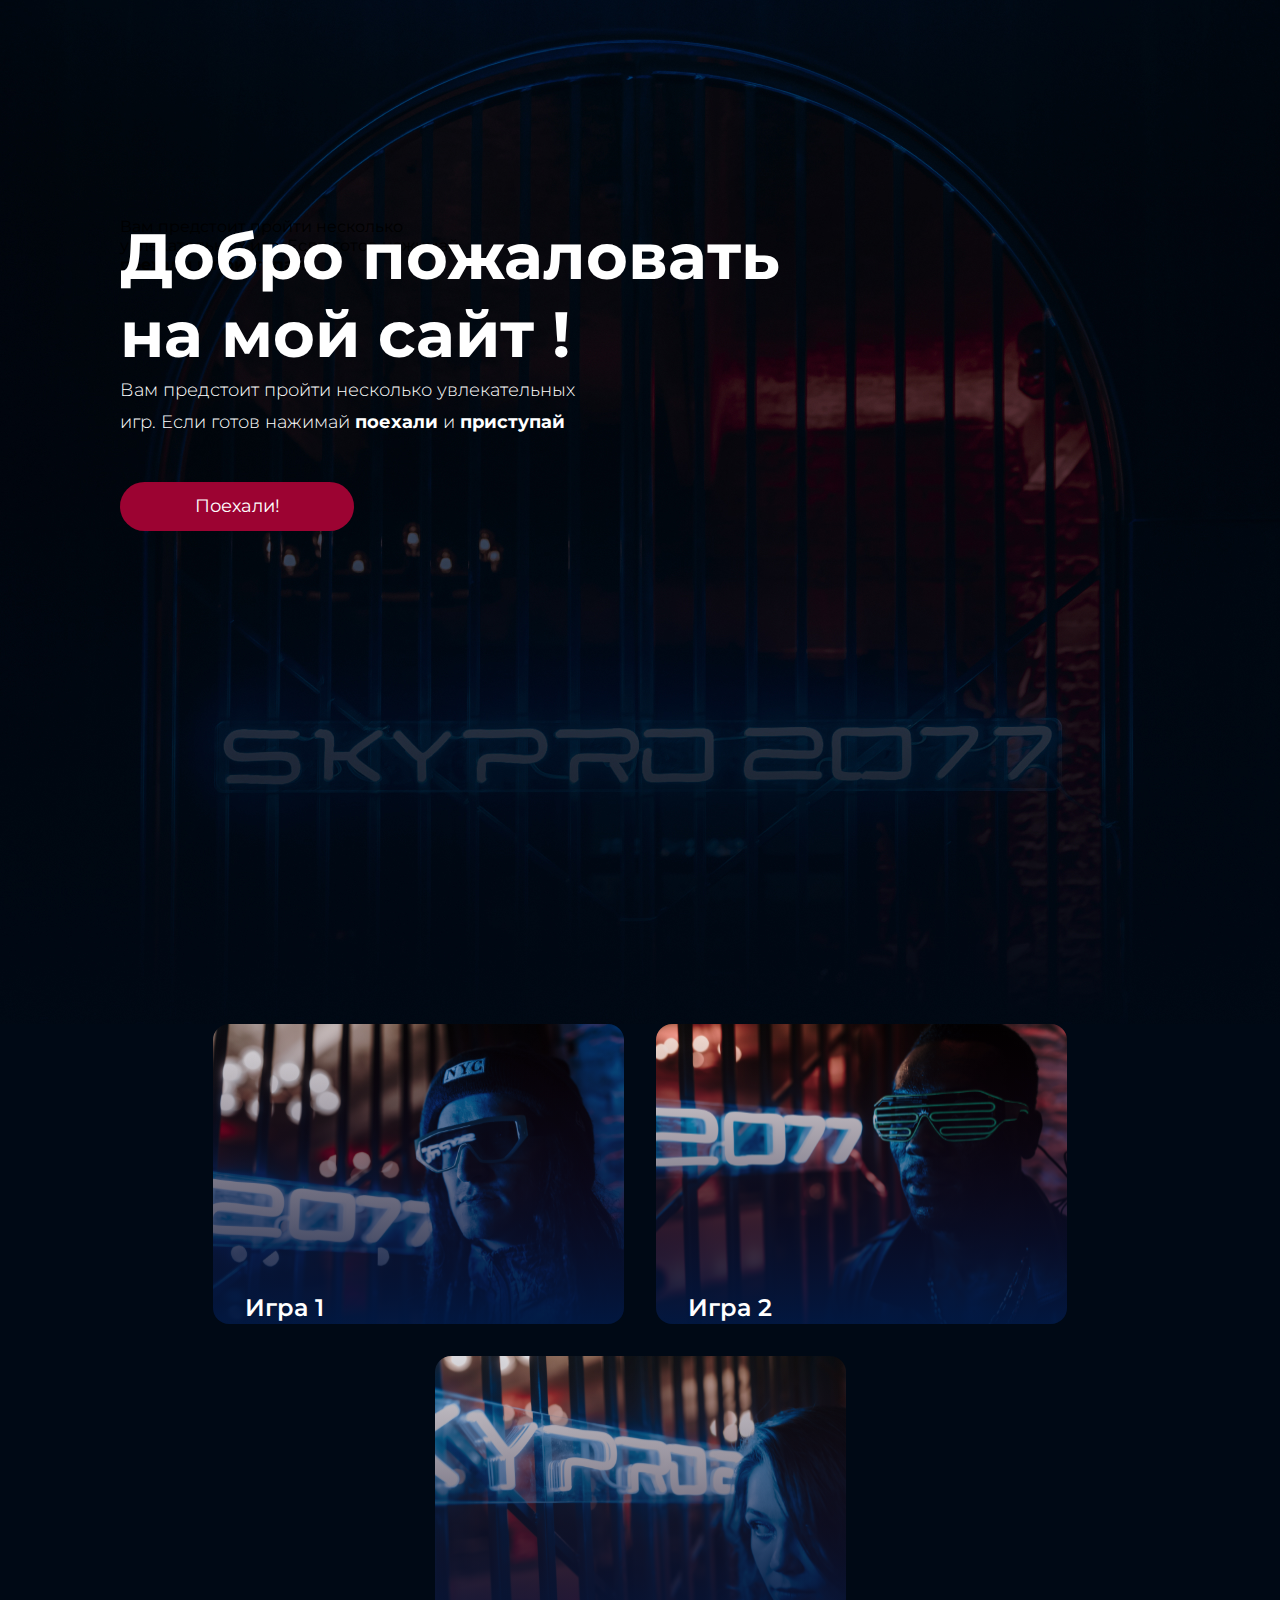
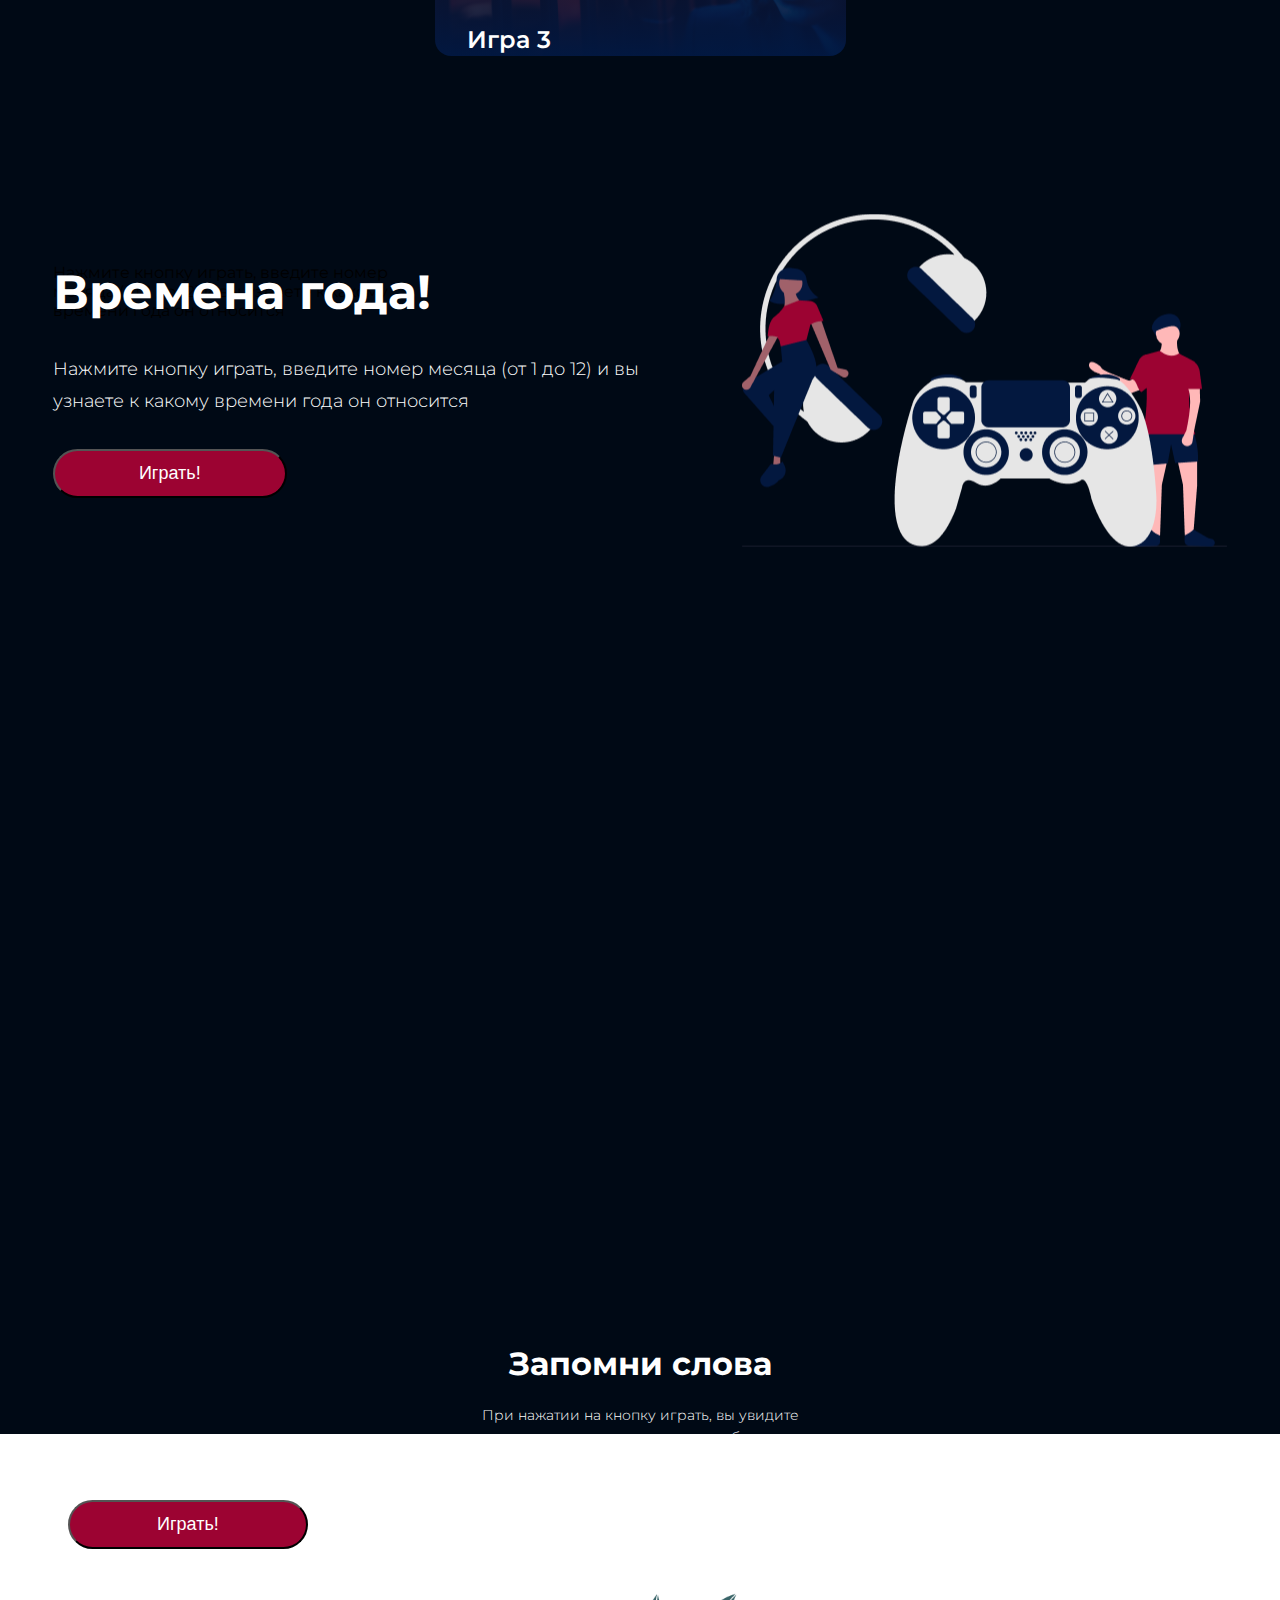
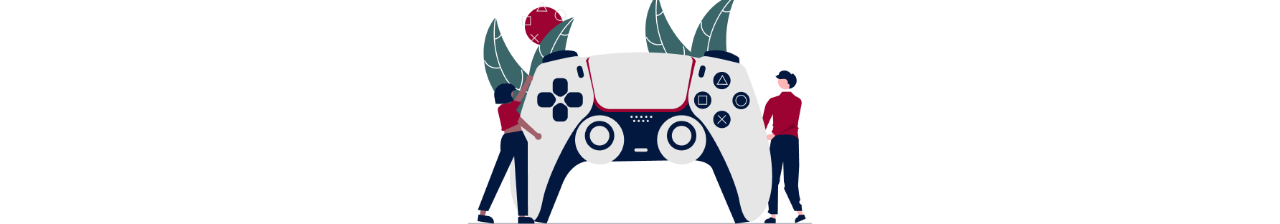
<file: index.html>
<!DOCTYPE html>
<html lang="en">

<head>
    <meta charset="UTF-8">
    <meta name="viewport" content="width=device-width, initial-scale=1.0">
    <title>Computer games</title>
    <link rel="preconnect" href="https://fonts.googleapis.com">
    <link rel="preconnect" href="https://fonts.gstatic.com" crossorigin>
    <link href="https://fonts.googleapis.com/css2?family=Montserrat:wght@400;500;600;700&display=swap" rel="stylesheet">
    <link rel="stylesheet" href="style.css">
</head>

<body>
    <div class="top center">
        <div class="top__info">
            <h1 class="top__title">Добро пожаловать <br /> на мой сайт !</h1>

            <p class="top__text">Вам предстоит пройти несколько увлекательных <br /> игр. Если готов нажимай <b
                    class="top__text_highlighter"> поехали </b> и <b class="top__text_highlighter">приступай</b></p>

            <p class="top__text_mob">Вам предстоит пройти несколько <br /> увлекательных игр. Если готов нажимай <br />
                <b class="top__text_mob_highlighter"> поехали </b> и <b class="top__text_mob_highlighter">приступай</b>
            </p>

            <a class="top__button" href="#">Поехали!</a>
        </div>
    </div>
    <div class="bottom center">
        <a class="bottom__link bottom__link_picture_1" href="#game1">Игра 1</a>
        <a class="bottom__link bottom__link_picture_2" href="#game2">Игра 2</a>
        <a class="bottom__link bottom__link_picture_3" href="#">Игра 3</a>
    </div>
    <div class="game1 center">
        <div class="game1__advert1">
            <h1 class="game1__advert1_title">Времена года!</h1>
            <p class="game1__advert1_text">Нажмите кнопку играть, введите номер месяца (от 1 до 12) и вы <br /> узнаете
                к какому времени года он относится</p>
            <p class="game1__advert1_mob">Нажмите кнопку играть, введите номер <br /> месяца (от 1 до 12) и вы
                узнаете к какому <br /> времени года он относится</p>
            <button id="game1" class="game1__advert1_button" onclick="monthNumber(j)">Играть!</button>
        </div>
        <div class="game1__advert2">

        </div>
    </div>
    <div class="game2 center">
        <div class="game2__advert_1">

        </div>
        <div class="game2__advert_2">
            <h1 class="game2__advert_2_title">Запомни слова</h1>
            <p class="game2__advert_2_text">При нажатии на кнопку играть, вы увидите несколько слов, <br /> которые вам
                необходимо запомнить.</p>

            <p class="game2__advert_2_mob">При нажатии на кнопку играть, вы увидите <br /> несколько слов, которые вам
                необходимо <br /> запомнить.</p>
            <button id="game2" class="game2__advert_2_button" onclick="game2()">Играть!</button>
        </div>

    </div>
    <script src="scripts.js"></script>
</body>

</html>
</file>
<file: style.css>
* {
  margin: 0;
  padding: 0;
}

body {
  font-family: "Montserrat", sans-serif;
}

.center {
  padding-left: calc(50% - 720px);
  padding-right: calc(50% - 720px);
}

a {
  text-decoration: none;
}

.top {
  position: relative;
  height: 1024px;
  flex-shrink: 0;
  background-image: url(img/top_picture.jpg);
  background-repeat: no-repeat;
  background-position: center;
  background-size: cover;
}
.top__info {
  display: flex;
  flex-direction: column;
  align-items: flex-start;
  padding-left: 120px;
  padding-top: 217px;
  box-sizing: border-box;
}
.top__title {
  position: absolute;
  color: #ffffff;
  font-size: 64px;
  font-style: normal;
  font-weight: 700;
  line-height: normal;
}
.top__text {
  position: absolute;
  top: 374px;
  color: #ffffff;
  font-size: 18px;
  font-style: normal;
  font-weight: 300;
  line-height: 32px;
}
.top__text_highlighter {
  font-weight: 700;
}
.top__button {
  width: 234.063px;
  height: 48.603px;
  flex-shrink: 0;
  border-radius: 30px;
  background: #9C0332;
  color: #FFF;
  font-size: 18px;
  font-style: normal;
  font-weight: 400;
  line-height: normal;
  position: absolute;
  top: 482px;
  display: flex;
  flex-direction: row;
  justify-content: center;
  align-items: center;
}
.top__button:hover {
  background: #EB443F;
}

.bottom {
  height: 556px;
  flex-shrink: 0;
  background: #000915;
  display: flex;
  flex-direction: row;
  flex-wrap: wrap;
  justify-content: center;
  align-items: center;
  gap: 32px;
}
.bottom__link {
  display: flex;
  flex-direction: row;
  align-items: flex-end;
  padding-left: 32px;
  color: #ffffff;
  font-size: 24px;
  font-style: normal;
  font-weight: 600;
  line-height: 32px;
  /* 133.333% */
  width: 379px;
  height: 300px;
  flex-shrink: 0;
  border-radius: 16px;
  background: linear-gradient(180deg, rgba(39, 1, 15, 0) 0%, #001944 100%), url(<path-to-image>), lightgray 50%/cover no-repeat;
}
.bottom__link_picture_1 {
  background-image: url(img/picture_1.svg);
  background-repeat: no-repeat;
  background-position: center;
  background-size: cover;
}
.bottom__link_picture_2 {
  background-image: url(img/picture_2.svg);
  background-repeat: no-repeat;
  background-position: center;
  background-size: cover;
}
.bottom__link_picture_3 {
  background-image: url(img/picture_3.svg);
  background-repeat: no-repeat;
  background-position: center;
  background-size: cover;
}
.bottom__link:hover {
  border-radius: 16px;
  border: 3px solid #44D2FF;
  background: linear-gradient(180deg, rgba(39, 1, 15, 0) 0%, #001944 100%), url(<path-to-image>), lightgray 50%/cover no-repeat;
}

.game1 {
  height: 800px;
  background: #000915;
  display: flex;
  flex-direction: row;
  justify-content: space-around;
  align-items: center;
}
.game1__advert1 {
  width: 584px;
  height: 235px;
  display: flex;
  flex-direction: column;
  align-items: flex-start;
  -moz-column-gap: 32px;
       column-gap: 32px;
}
.game1__advert1_title {
  color: #ffffff;
  position: absolute;
  font-size: 48px;
  font-style: normal;
  font-weight: 700;
  line-height: normal;
}
.game1__advert1_text {
  top: 1953px;
  position: absolute;
  color: #ffffff;
  font-size: 18px;
  font-style: normal;
  font-weight: 300;
  line-height: 32px;
  /* 177.778% */
}
.game1__advert1_button {
  position: absolute;
  top: 2049px;
  width: 234.063px;
  height: 48.603px;
  flex-shrink: 0;
  border-radius: 30px;
  background: #9C0332;
  color: #ffffff;
  font-size: 18px;
  font-style: normal;
  font-weight: 400;
  line-height: normal;
  display: flex;
  flex-direction: row;
  justify-content: center;
  align-items: center;
}
.game1__advert1_button:hover {
  background: #EB443F;
}
.game1__advert2 {
  width: 485px;
  height: 333px;
  background-image: url(img/game4.png);
  background-repeat: no-repeat;
  background-position: center;
  background-size: cover;
}

.game2 {
  height: 800px;
  background: #000915;
  display: flex;
  flex-direction: row;
  justify-content: space-around;
  align-items: center;
}
.game2__advert_1 {
  width: 481px;
  height: 322px;
  background-image: url(img/game5.png);
  background-repeat: no-repeat;
  background-position: center;
  background-size: cover;
}
.game2__advert_2 {
  width: 588px;
  height: 236px;
  display: flex;
  flex-direction: column;
  align-items: flex-start;
  -moz-column-gap: 32px;
       column-gap: 32px;
}
.game2__advert_2_title {
  color: #ffffff;
  position: absolute;
  top: 2664px;
  font-size: 48px;
  font-style: normal;
  font-weight: 700;
  line-height: normal;
}
.game2__advert_2_text {
  top: 2753px;
  left: 2032px;
  position: absolute;
  color: #ffffff;
  font-size: 18px;
  font-style: normal;
  font-weight: 300;
  line-height: 32px;
  /* 177.778% */
}
.game2__advert_2_button {
  position: absolute;
  top: 2849px;
  left: 2032px;
  width: 240px;
  height: 48.603px;
  flex-shrink: 0;
  border-radius: 30px;
  background: #9C0332;
  color: #ffffff;
  font-size: 18px;
  font-style: normal;
  font-weight: 400;
  line-height: normal;
  display: flex;
  flex-direction: row;
  justify-content: center;
  align-items: center;
}
.game2__advert_2_button:hover {
  background: #EB443F;
}

@media (max-width: 767px) {
  .top {
    padding-left: 16px;
    padding-right: 16px;
  }
  .top__info {
    padding-left: 1px;
    padding-top: 239px;
    display: flex;
    flex-direction: row;
    box-sizing: border-box;
    justify-content: space-around;
  }
  .top__title {
    font-size: 32px;
    text-align: center;
  }
  .top__text {
    display: none;
  }
  .top__text_mob {
    position: absolute;
    top: 374px;
    color: #ffffff;
    font-style: normal;
    font-weight: 300;
    font-size: 14px;
    line-height: 22px;
    /* 157.143% */
    text-align: center;
  }
  .top__text_mob_highlighter {
    font-weight: 700;
  }
  .bottom {
    padding-left: 16px;
    padding-right: 16px;
    padding-bottom: 128px;
    height: 1221px;
    display: flex;
    flex-direction: column;
    align-items: center;
    gap: 32px;
    flex-wrap: wrap;
    box-sizing: border-box;
  }
  .bottom__link {
    width: 333px;
    padding-left: 12px;
  }
  .game1 {
    padding-left: 16px;
    padding-right: 16px;
    height: 654px;
    display: flex;
    flex-direction: column;
    align-items: center;
  }
  .game1__advert1 {
    display: flex;
    flex-direction: column;
    align-items: center;
    -moz-column-gap: 32px;
    column-gap: 32px;
    justify-content: center;
  }
  .game1__advert1_title {
    top: 2297px;
    font-size: 32px;
    text-align: center;
  }
  .game1__advert1_text {
    display: none;
  }
  .game1__advert1_mob {
    position: absolute;
    top: 2378px;
    color: #ffffff;
    font-style: normal;
    font-weight: 300;
    font-size: 14px;
    line-height: 22px;
    /* 157.143% */
    text-align: center;
  }
  .game1__advert1_button {
    position: absolute;
    top: 2505px;
  }
  .game1__advert2 {
    width: 344px;
    height: 236px;
    flex-shrink: 0;
  }
}
.game2 {
  padding-left: 16px;
  padding-right: 16px;
  height: 654px;
  display: flex;
  flex-direction: column;
  align-items: center;
}
.game2__advert_1 {
  width: 344px;
  height: 231px;
  flex-shrink: 0;
  position: absolute;
  top: 3193px;
}
.game2__advert_2 {
  display: flex;
  flex-direction: column;
  align-items: center;
  -moz-column-gap: 32px;
  column-gap: 32px;
  justify-content: center;
}
.game2__advert_2_title {
  top: 2944px;
  font-size: 32px;
  text-align: center;
}
.game2__advert_2_text {
  display: none;
}
.game2__advert_2_mob {
  position: absolute;
  top: 3004px;
  color: #ffffff;
  font-style: normal;
  font-weight: 300;
  font-size: 14px;
  line-height: 22px;
  /* 157.143% */
  text-align: center;
}
.game2__advert_2_button {
  position: absolute;
  top: 3100px;
  left: 68px;
}/*# sourceMappingURL=style.css.map */
</file>
